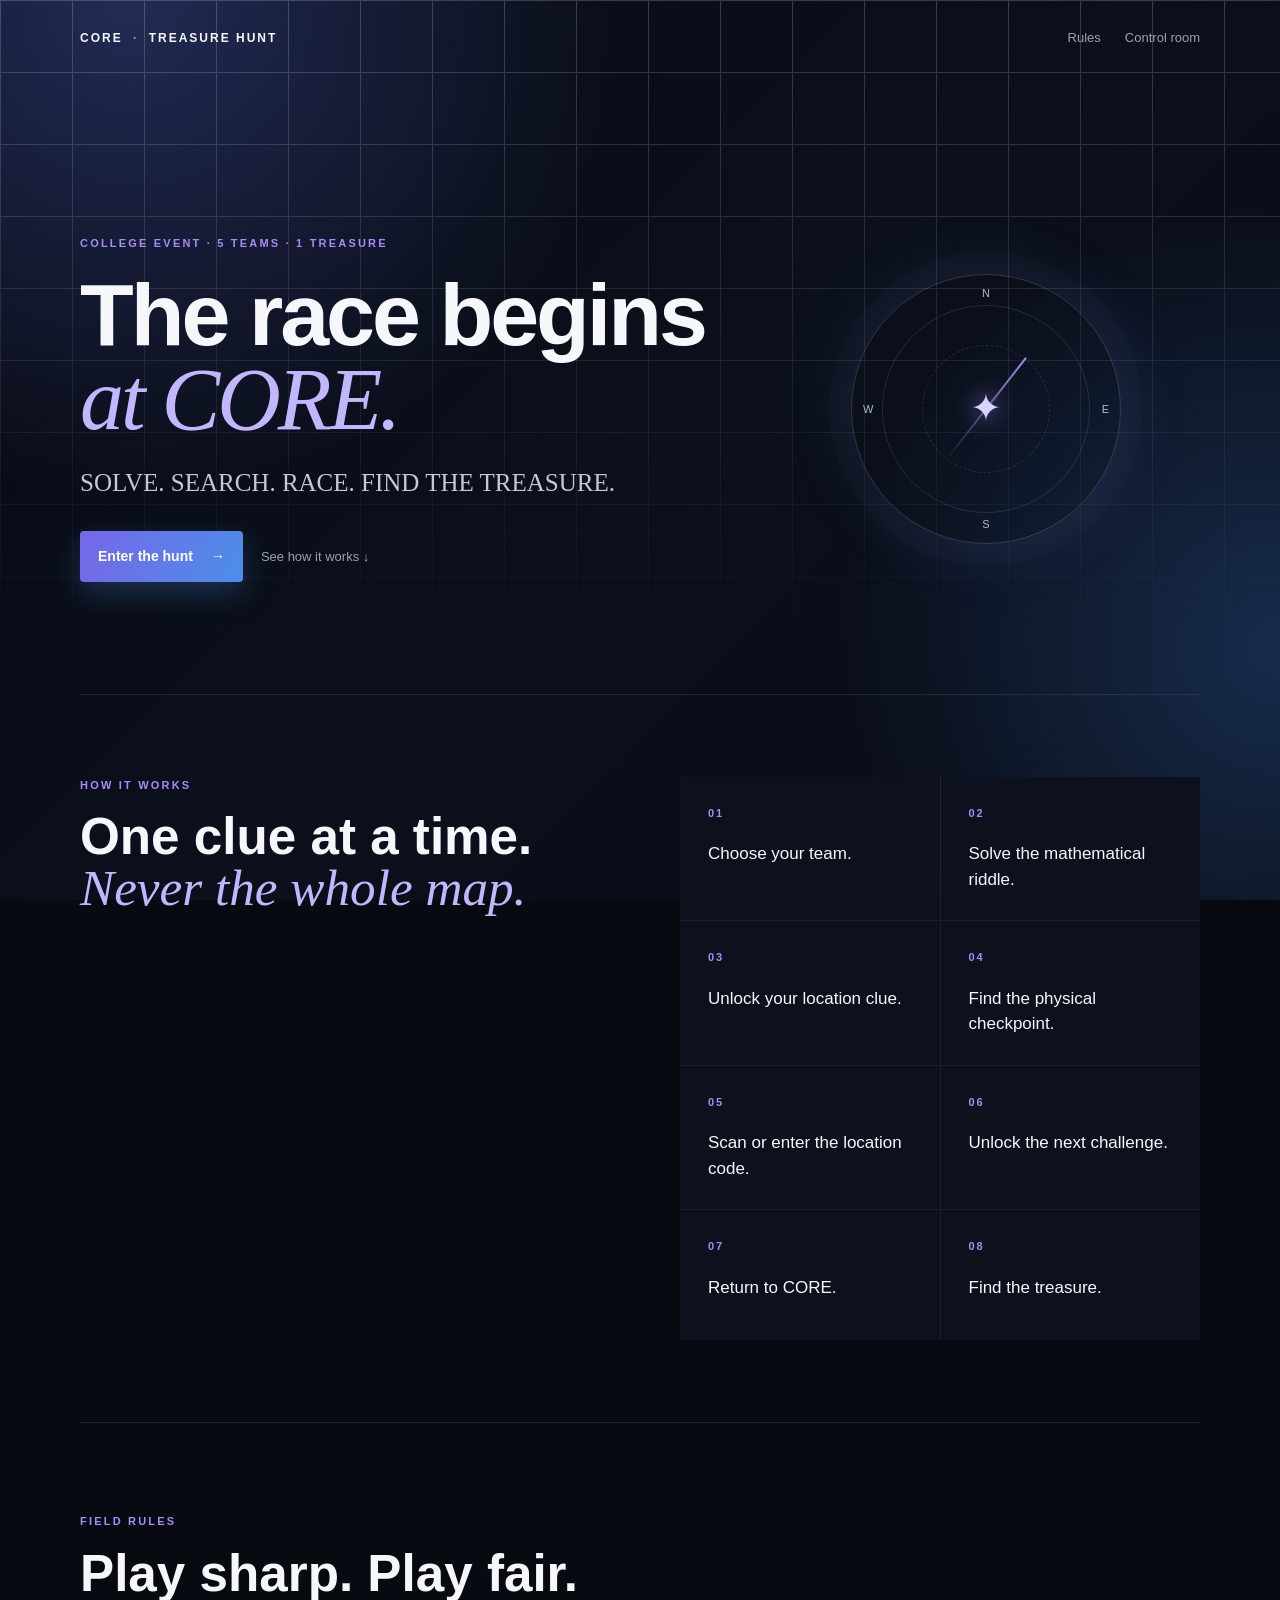
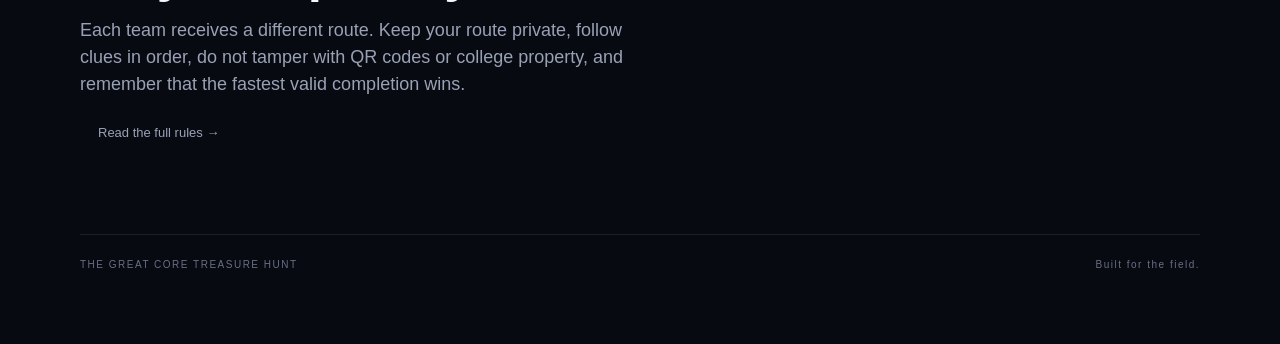
<file: index.html>
<!doctype html>
<html lang="en">

<head>
  <meta charset="UTF-8">
  <meta name="viewport" content="width=device-width,initial-scale=1">
  <meta name="theme-color" content="#080a12">
  <title>The Great CORE Treasure Hunt</title>
  <link rel="manifest" href="/manifest.json">
  <link rel="stylesheet" href="/css/style.css">
</head>

<body>
  <div class="site-bg"></div>
  <main class="shell">
    <header class="app-header">
      <a class="wordmark" href="index.html">CORE <span>·</span> TREASURE HUNT</a>
      <nav><a href="rules.html">Rules</a><a href="admin.html">Control room</a></nav>
    </header>
    <section class="hero">
      <div class="hero-copy">
        <div class="kicker">COLLEGE EVENT · 5 TEAMS · 1 TREASURE</div>
        <h1>The race begins <em>at CORE.</em></h1>
        <p class="hero-lede">SOLVE. SEARCH. RACE. FIND THE TREASURE.</p><a class="primary button-link"
          href="login.html">Enter the hunt
          <span>→</span></a><a class="quiet-link" href="#how-it-works">See how it works ↓</a>
      </div>
      <div class="compass" aria-hidden="true">
        <div class="compass-ring"><span>N</span><span>E</span><span>S</span><span>W</span><i></i></div>
        <div class="compass-core">✦</div>
      </div>
    </section>
    <section class="how" id="how-it-works">
      <div>
        <div class="kicker">HOW IT WORKS</div>
        <h2>One clue at a time.<br><em>Never the whole map.</em></h2>
      </div>
      <div class="steps">
        <div><b>01</b><span>Choose your team.</span></div>
        <div><b>02</b><span>Solve the mathematical riddle.</span></div>
        <div><b>03</b><span>Unlock your location clue.</span></div>
        <div><b>04</b><span>Find the physical checkpoint.</span></div>
        <div><b>05</b><span>Scan or enter the location code.</span></div>
        <div><b>06</b><span>Unlock the next challenge.</span></div>
        <div><b>07</b><span>Return to CORE.</span></div>
        <div><b>08</b><span>Find the treasure.</span></div>
      </div>
    </section>
    <section class="rules">
      <div class="kicker">FIELD RULES</div>
      <h2>Play sharp. Play fair.</h2>
      <p>Each team receives a different route. Keep your route private, follow clues in order, do not tamper with QR codes or
        college property, and remember that the fastest valid completion wins.</p><a class="quiet-link"
        href="rules.html">Read the full rules →</a>
    </section>
    <footer><span>THE GREAT CORE TREASURE HUNT</span><span>Built for the field.</span></footer>
  </main>
  <script>
    if ('serviceWorker' in navigator) navigator.serviceWorker.register('service-worker.js');
  </script>
</body>

</html>
</file>
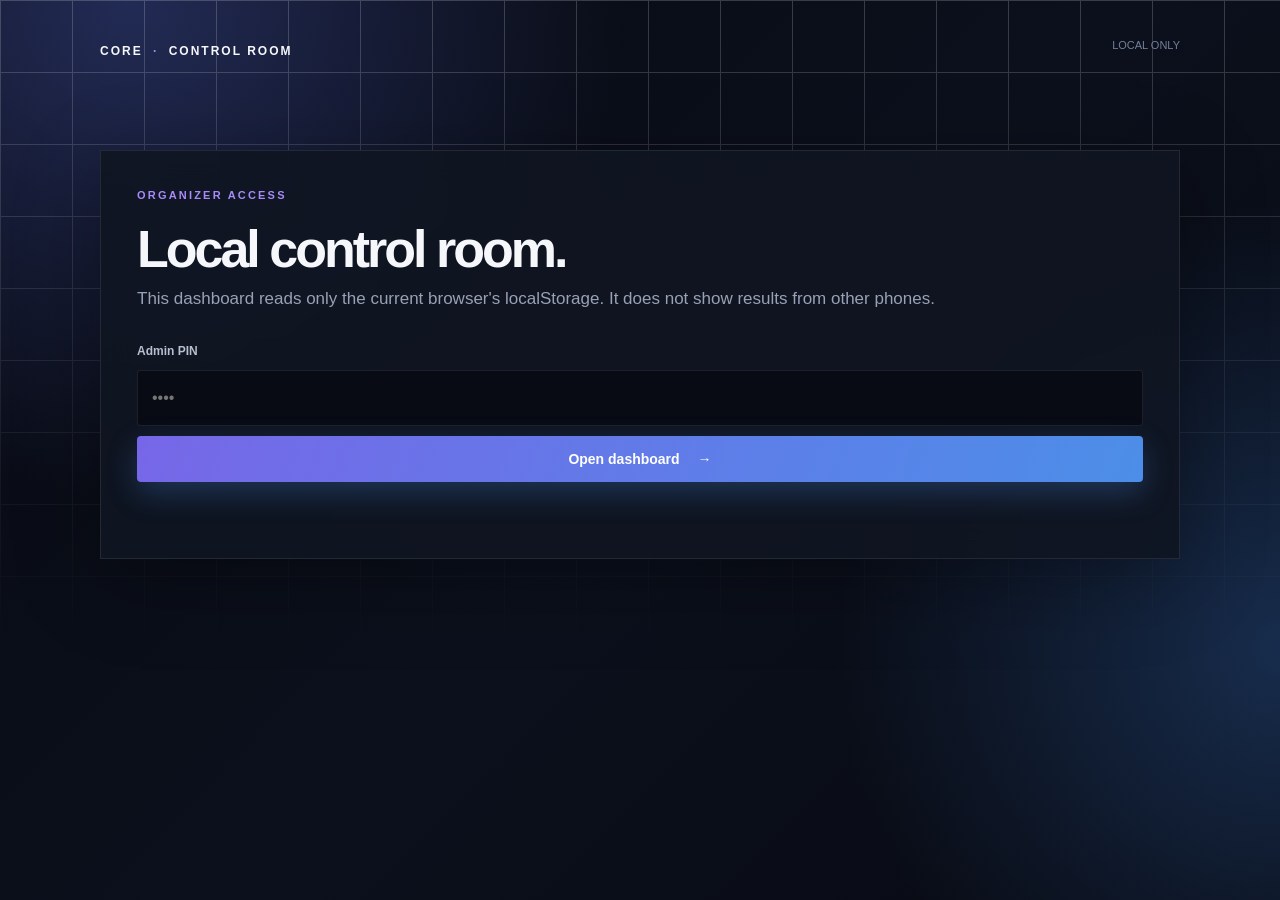
<file: admin.html>
<!doctype html><html lang="en"><head><meta charset="UTF-8"><meta name="viewport" content="width=device-width,initial-scale=1"><title>Local control room | CORE</title><link rel="stylesheet" href="/css/style.css"></head><body><div class="site-bg"></div><main class="shell wide"><header class="app-header"><a class="wordmark" href="index.html">CORE <span>·</span> CONTROL ROOM</a><span class="connection">LOCAL ONLY</span></header><section class="panel admin-login" id="adminLogin"><div class="kicker">ORGANIZER ACCESS</div><h1>Local control room.</h1><p class="lede">This dashboard reads only the current browser's localStorage. It does not show results from other phones.</p><form class="stack" id="adminForm"><label for="adminPin">Admin PIN</label><input id="adminPin" type="password" inputmode="numeric" placeholder="••••" required><button class="primary">Open dashboard <span>→</span></button><p class="feedback error-text" id="adminError"></p></form></section><section id="adminDashboard" class="is-hidden"><div class="admin-toolbar"><div><div class="kicker">LOCAL DEVICE DATA ONLY</div><h1>Teams on this device</h1></div><button class="secondary" id="resetAll">Reset all local data</button></div><section id="adminTeams" class="admin-list"></section><section class="panel"><div class="kicker">PRINTABLE CHECKPOINTS</div><div class="admin-toolbar"><h2>QR checkpoint cards</h2><button class="secondary" id="printQr">Print cards</button></div><p class="muted">Cards contain local checkpoint links and backup codes. The game never depends on an online QR service.</p><div class="qr-grid" id="qrGrid"></div></section></section></main><script type="module" src="/js/admin.js"></script></body></html>
</file>
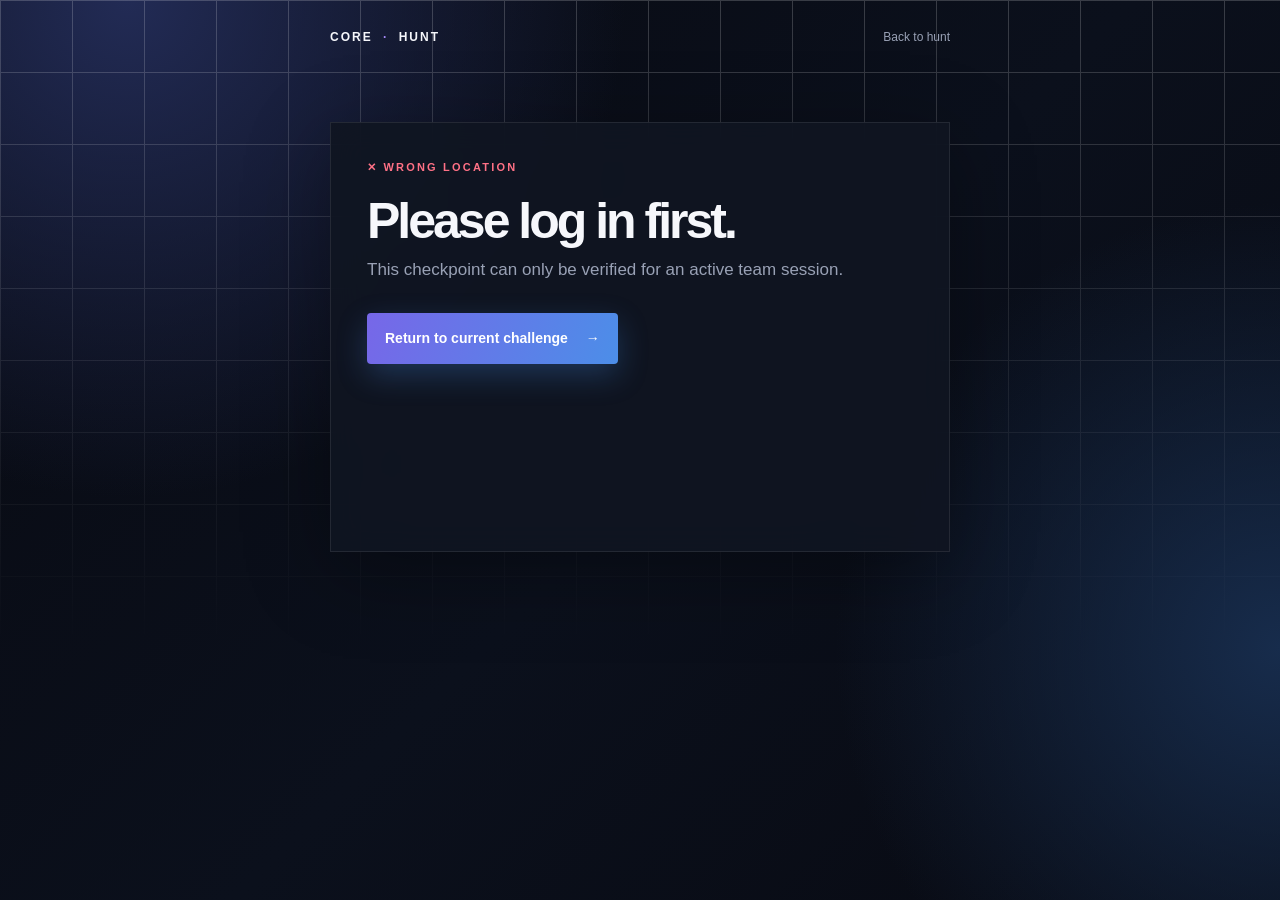
<file: checkpoint.html>
<!doctype html><html lang="en"><head><meta charset="UTF-8"><meta name="viewport" content="width=device-width,initial-scale=1"><meta name="theme-color" content="#080a12"><title>Checkpoint verification | CORE</title><link rel="stylesheet" href="/css/style.css"></head><body><div class="site-bg"></div><main class="shell narrow"><header class="app-header"><a class="wordmark" href="index.html">CORE <span>·</span> HUNT</a><a class="text-button" href="game.html">Back to hunt</a></header><section class="panel challenge-panel" id="checkpointCard"><div class="kicker">CHECKPOINT</div><h1>Checking your destination…</h1><p class="lede">Please wait while we compare this checkpoint with your current clue.</p></section></main><script type="module" src="/js/checkpoint.js"></script></body></html>
</file>
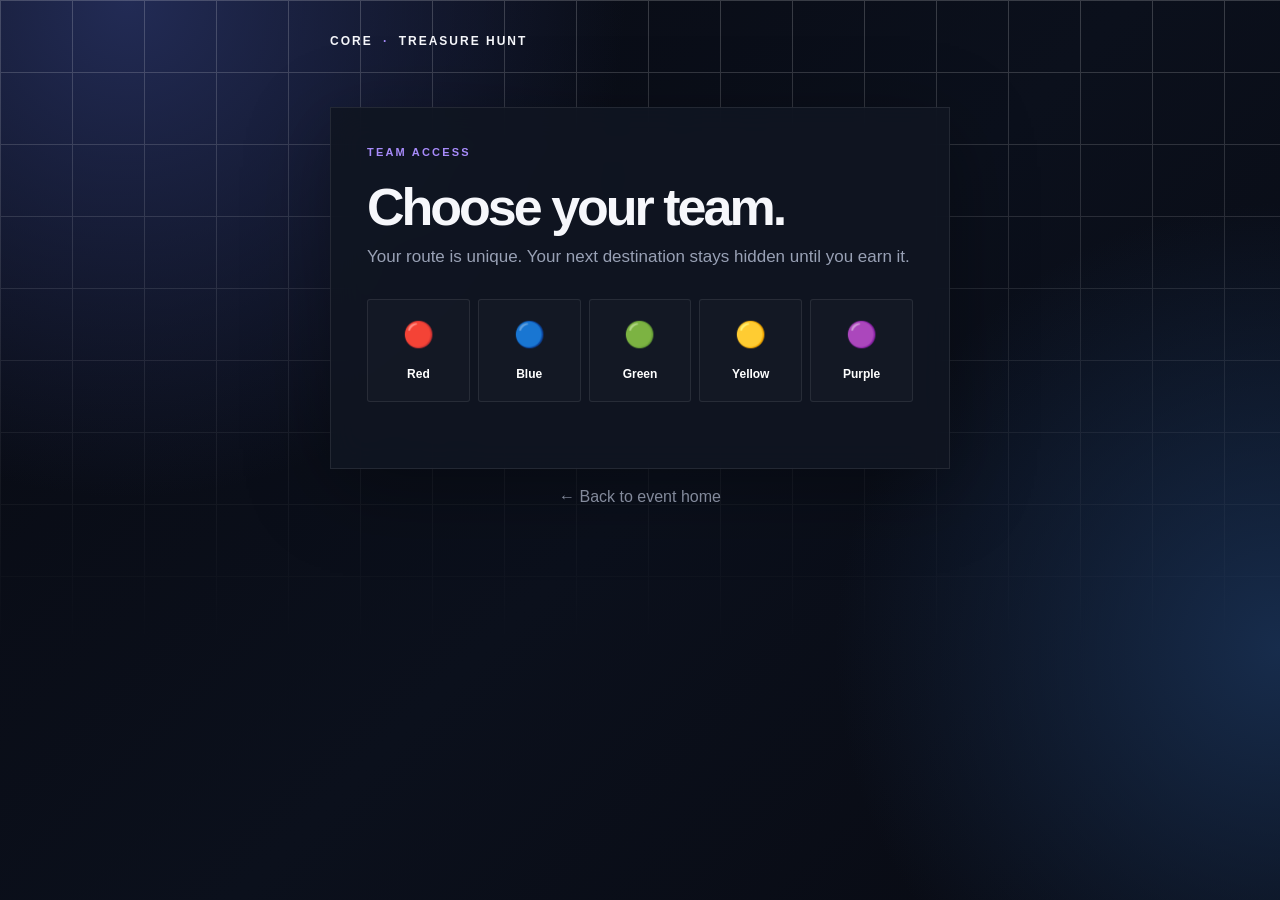
<file: game.html>
<!doctype html><html lang="en"><head><meta charset="UTF-8"><meta name="viewport" content="width=device-width,initial-scale=1"><meta name="theme-color" content="#080a12"><title>Current challenge | CORE</title><link rel="stylesheet" href="/css/style.css"></head><body><div class="site-bg"></div><main class="shell narrow"><header class="app-header"><a class="wordmark" href="index.html">CORE <span>·</span> HUNT</a><button class="text-button" id="logout">Exit</button></header><section class="game-meta"><div><strong id="teamName">Loading…</strong><div class="progress-label" id="progress">Checkpoint 0 / 5</div></div><div class="timer"><span>⏱</span> <b id="timer">00:00</b></div></section><div class="progress-track"><i id="progressFill"></i></div><p class="connection"><span class="live-dot"></span><span id="connectionStatus">Connecting</span></p><section class="panel challenge-panel" id="challengeCard"></section><p class="toast" id="toast"></p></main><script type="module" src="/js/game.js"></script></body></html>
</file>
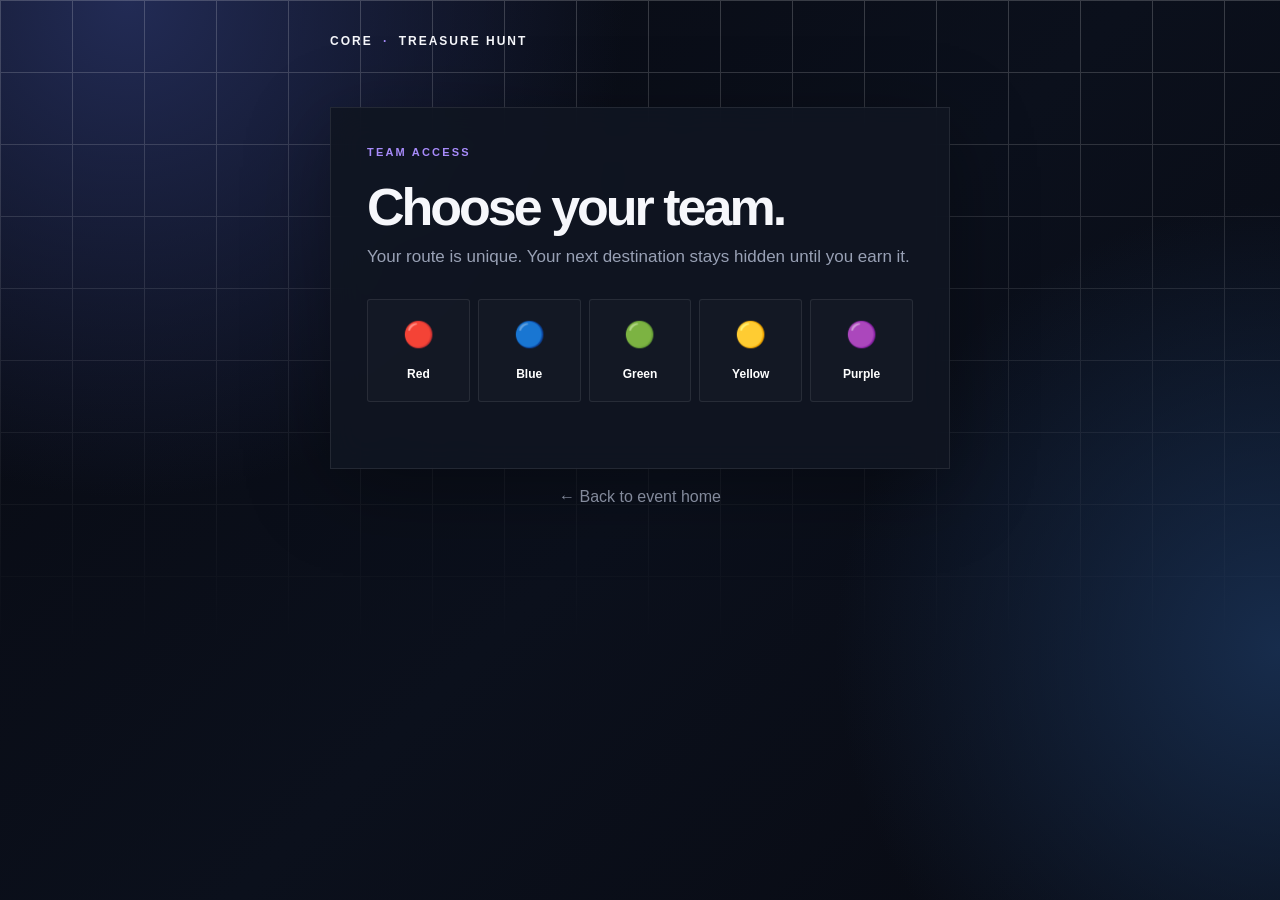
<file: login.html>
<!doctype html><html lang="en"><head><meta charset="UTF-8"><meta name="viewport" content="width=device-width,initial-scale=1"><meta name="theme-color" content="#080a12"><title>Enter the hunt | CORE</title><link rel="manifest" href="/manifest.json"><link rel="stylesheet" href="/css/style.css"></head><body><div class="site-bg"></div><main class="shell narrow"><a class="wordmark" href="index.html">CORE <span>·</span> TREASURE HUNT</a><section class="panel login-panel"><div class="kicker">TEAM ACCESS</div><h1>Choose your team.</h1><p class="lede">Your route is unique. Your next destination stays hidden until you earn it.</p><div class="team-grid" id="teamGrid"></div><form id="loginForm" class="stack is-hidden"><div class="selected-team" id="selectedTeam">Choose a team</div><label for="pin">Team PIN</label><input id="pin" inputmode="numeric" maxlength="4" placeholder="••••" required><button class="primary">Enter hunt <span>→</span></button><p class="feedback error-text" id="loginError"></p></form></section><p class="center muted"><a href="index.html">← Back to event home</a></p></main><script type="module" src="/js/login.js"></script></body></html>
</file>
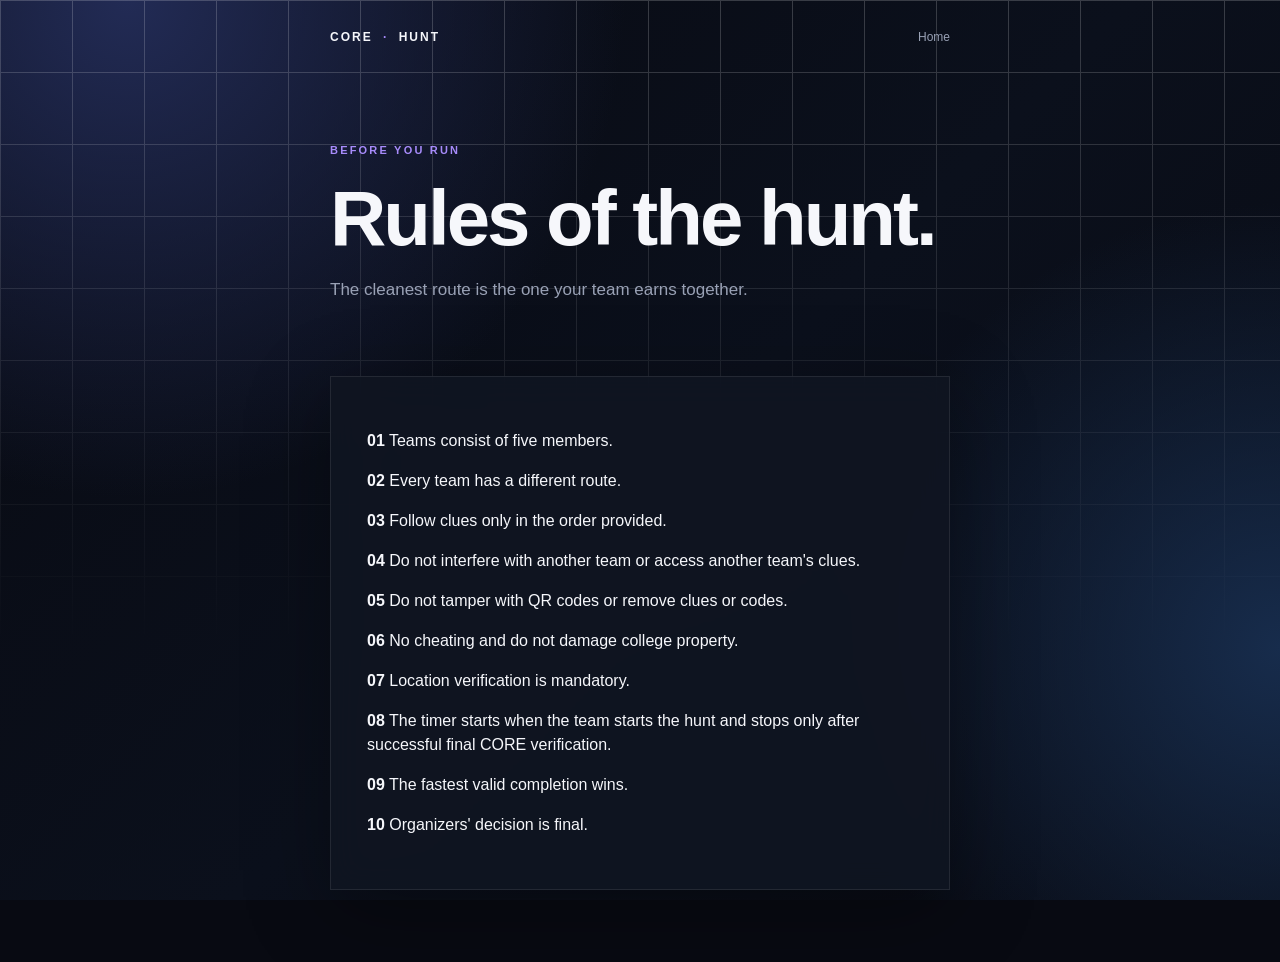
<file: rules.html>
<!doctype html><html lang="en"><head><meta charset="UTF-8"><meta name="viewport" content="width=device-width,initial-scale=1"><title>Rules | CORE Treasure Hunt</title><link rel="stylesheet" href="/css/style.css"></head><body><div class="site-bg"></div><main class="shell narrow"><header class="app-header"><a class="wordmark" href="index.html">CORE <span>·</span> HUNT</a><a class="text-button" href="index.html">Home</a></header><section class="page-heading"><div class="kicker">BEFORE YOU RUN</div><h1>Rules of the hunt.</h1><p class="lede">The cleanest route is the one your team earns together.</p></section><section class="panel rules-list"><p><b>01</b> Teams consist of five members.</p><p><b>02</b> Every team has a different route.</p><p><b>03</b> Follow clues only in the order provided.</p><p><b>04</b> Do not interfere with another team or access another team's clues.</p><p><b>05</b> Do not tamper with QR codes or remove clues or codes.</p><p><b>06</b> No cheating and do not damage college property.</p><p><b>07</b> Location verification is mandatory.</p><p><b>08</b> The timer starts when the team starts the hunt and stops only after successful final CORE verification.</p><p><b>09</b> The fastest valid completion wins.</p><p><b>10</b> Organizers' decision is final.</p></section></main></body></html>
</file>
<file: css/style.css>
:root{--ink:#080a12;--panel:#101522e8;--line:#ffffff16;--text:#f6f7fb;--muted:#99a1b5;--violet:#a78bfa;--blue:#72b7ff;--green:#62e0a6;--danger:#ff7186;--serif:Georgia,'Times New Roman',serif;--sans:'Trebuchet MS','Segoe UI',sans-serif}*{box-sizing:border-box}html{scroll-behavior:smooth}body{margin:0;background:var(--ink);color:var(--text);font-family:var(--sans);line-height:1.5}a{color:inherit;text-decoration:none}.site-bg{position:fixed;inset:0;z-index:-1;overflow:hidden;background:radial-gradient(circle at 10% 0%,#222b55 0,transparent 34%),radial-gradient(circle at 100% 72%,#172c4c 0,transparent 31%),linear-gradient(135deg,#080a12,#0b101c 52%,#080a12)}.site-bg:after{content:'';position:absolute;inset:0;opacity:.19;background-image:linear-gradient(#fff 1px,transparent 1px),linear-gradient(90deg,#fff 1px,transparent 1px);background-size:72px 72px;mask-image:linear-gradient(to bottom,black,transparent 72%)}.shell{width:min(1120px,calc(100% - 40px));margin:auto;padding:28px 0 72px}.shell.narrow{width:min(620px,calc(100% - 32px))}.shell.medium{width:min(780px,calc(100% - 32px))}.shell.wide{width:min(1080px,calc(100% - 32px))}.app-header{display:flex;align-items:center;justify-content:space-between;gap:18px;margin-bottom:76px}.wordmark{font-size:12px;font-weight:800;letter-spacing:2px}.wordmark span{color:var(--violet);padding:0 5px}nav{display:flex;gap:24px;color:var(--muted);font-size:13px}nav a:hover,.quiet-link:hover,.text-button:hover{color:#fff}.hero{display:grid;grid-template-columns:1.2fr .8fr;gap:50px;align-items:center;min-height:570px}.kicker{color:var(--violet);font-size:11px;font-weight:800;letter-spacing:2.2px;text-transform:uppercase}.hero h1,.page-heading h1,.panel h1{font-size:clamp(48px,7vw,88px);line-height:.95;letter-spacing:-3px;margin:22px 0}.hero h1 em,.page-heading h1 em,.panel h1 em,h2 em{font-family:var(--serif);font-weight:400;color:#c2b6ff}.hero-lede{font-family:var(--serif);font-size:25px;color:#c4c9d9;margin:0 0 30px}.primary,.secondary{display:inline-flex;align-items:center;justify-content:center;gap:18px;border:0;border-radius:4px;padding:15px 18px;color:#fff;font-family:inherit;font-weight:800;font-size:14px;cursor:pointer;transition:transform .2s,box-shadow .2s}.primary{background:linear-gradient(110deg,#7767e8,#4c8ee8);box-shadow:0 11px 30px #4c8ee844}.primary:hover{transform:translateY(-2px);box-shadow:0 16px 36px #4c8ee866}.secondary{background:#ffffff0d;border:1px solid var(--line)}.button-link{width:max-content}.quiet-link{display:inline-block;margin-left:18px;color:var(--muted);font-size:13px}.compass{display:grid;place-items:center;height:330px}.compass-ring{position:relative;width:270px;height:270px;border:1px solid #ffffff2a;border-radius:50%;box-shadow:0 0 0 22px #ffffff03,0 0 70px #7986ff24;animation:drift 7s ease-in-out infinite}.compass-ring:before,.compass-ring:after{content:'';position:absolute;inset:30px;border:1px solid #ffffff1c;border-radius:50%}.compass-ring:after{inset:70px;border-style:dashed}.compass-ring span{position:absolute;font-size:11px;color:#aeb9d2}.compass-ring span:nth-child(1){top:10px;left:50%;transform:translateX(-50%)}.compass-ring span:nth-child(2){right:11px;top:50%;transform:translateY(-50%)}.compass-ring span:nth-child(3){bottom:10px;left:50%;transform:translateX(-50%)}.compass-ring span:nth-child(4){left:11px;top:50%;transform:translateY(-50%)}.compass-ring i{position:absolute;left:50%;top:50%;width:2px;height:130px;background:linear-gradient(var(--violet),transparent);transform:translate(-50%,-50%) rotate(38deg);transform-origin:center}.compass-core{position:absolute;font-size:38px;color:#d9d3ff;text-shadow:0 0 24px var(--violet);animation:pulse 2.4s ease-in-out infinite}.how{border-top:1px solid var(--line);border-bottom:1px solid var(--line);padding:82px 0;display:grid;grid-template-columns:1fr 1fr;gap:80px}.how h2,.rules h2{font-size:clamp(32px,4vw,54px);line-height:1;margin:18px 0}.steps{display:grid;grid-template-columns:1fr 1fr;gap:1px;background:var(--line)}.steps div{background:#0c111d;padding:28px;min-height:130px}.steps b{display:block;color:var(--violet);font-size:11px;letter-spacing:2px;margin-bottom:20px}.steps span{font-size:17px}.rules{padding:90px 0;max-width:570px}.rules p{color:var(--muted);font-size:18px;margin-bottom:22px}footer{display:flex;justify-content:space-between;border-top:1px solid var(--line);padding-top:22px;color:#687085;font-size:10px;letter-spacing:1.5px}.panel{background:var(--panel);border:1px solid var(--line);padding:36px;box-shadow:0 20px 80px #0005;backdrop-filter:blur(16px)}.login-panel{margin-top:55px}.panel h1{font-size:52px;margin-bottom:12px}.lede{color:var(--muted);font-size:17px;margin:0 0 30px}.team-grid{display:grid;grid-template-columns:repeat(5,1fr);gap:8px;margin:30px 0}.team-tile{background:#ffffff05;border:1px solid var(--line);color:#fff;padding:16px 8px;cursor:pointer;border-radius:3px;font:inherit}.team-tile span{display:block;font-size:25px;margin-bottom:7px}.team-tile strong{font-size:12px}.team-tile:hover,.team-tile.selected{border-color:var(--team-color);background:#ffffff10;box-shadow:0 0 20px color-mix(in srgb,var(--team-color),transparent 75%)}.stack{display:grid;gap:10px}.stack label,.inline-form label{color:#b7bfd0;font-size:12px;font-weight:800}.stack input,.inline-form input{width:100%;border:1px solid var(--line);background:#080b14;color:#fff;padding:15px 14px;border-radius:3px;font:inherit;outline:0}.stack input:focus,.inline-form input:focus{border-color:var(--violet);box-shadow:0 0 0 3px #a78bfa1f}.feedback{min-height:22px;color:var(--muted);font-size:13px;margin:4px 0}.error-text{color:var(--danger)}.success-text{color:var(--green)}.selected-team{padding:12px 0;color:#d9d6ff;font-weight:800}.center{text-align:center}.muted{color:var(--muted)}.text-button{border:0;background:none;color:var(--muted);font:inherit;font-size:12px;cursor:pointer}.page-heading{padding:20px 0 44px}.page-heading h1{font-size:clamp(48px,7vw,78px);max-width:700px}.game-meta{display:flex;align-items:center;justify-content:space-between;margin-bottom:15px}.game-meta strong{font-size:18px}.progress-label{color:var(--muted);font-size:12px;margin-top:4px}.timer{font-variant-numeric:tabular-nums;padding:11px 14px;background:#ffffff0a;border:1px solid var(--line);font-size:16px}.timer span{color:var(--violet)}.progress-track{height:3px;background:#ffffff10}.progress-track i{display:block;height:100%;background:linear-gradient(90deg,var(--violet),var(--blue));transition:width .4s}.connection{color:#738099;font-size:11px;text-align:right;margin:9px 0 20px}.live-dot{display:inline-block;width:6px;height:6px;border-radius:50%;background:var(--green);margin-right:5px}.challenge-panel{min-height:430px}.challenge-panel h1{font-size:50px}.riddle{font-family:var(--serif);font-size:clamp(31px,6vw,54px);margin:40px 0;color:#fff}.clue{white-space:pre-line;font-family:var(--serif);font-size:23px;line-height:1.55;color:#d5d9e7;border-left:2px solid var(--violet);padding:5px 0 5px 24px;margin:34px 0}.destination{display:flex;align-items:center;justify-content:space-between;border-top:1px solid var(--line);border-bottom:1px solid var(--line);padding:18px 0;margin:30px 0;color:var(--muted);font-size:12px}.destination strong{color:#fff;font-size:16px}.completion-mark{width:72px;height:72px;display:grid;place-items:center;border:1px solid var(--violet);border-radius:50%;color:var(--violet);font-size:32px;box-shadow:0 0 35px #a78bfa55;margin-bottom:25px}.finish-time{font-size:64px;font-family:var(--serif);color:#d3ccff;margin:24px 0 30px}.rank-row,.admin-row{display:flex;align-items:center;gap:18px;border-bottom:1px solid var(--line);padding:22px 0}.rank-row:last-child,.admin-row:last-child{border:0}.rank{width:35px;text-align:center;font-size:19px;color:#bbc3d5}.rank-team{display:grid;gap:4px;flex:1}.rank-team strong{font-size:17px}.rank-team span,.admin-row span,.admin-row small{color:var(--muted);font-size:12px}.rank-time{font-variant-numeric:tabular-nums;font-family:var(--serif);font-size:21px}.admin-toolbar{display:flex;align-items:end;justify-content:space-between;gap:20px;margin:20px 0}.admin-toolbar h1,.admin-toolbar h2{margin:8px 0;font-size:38px}.admin-list{background:var(--panel);border:1px solid var(--line);padding:0 24px}.admin-row>div:first-child{display:grid;gap:5px;flex:1}.admin-row small{font-size:11px}.admin-actions{display:flex;gap:7px}.mini{background:#ffffff0c;border:1px solid var(--line);color:#fff;padding:8px 10px;font:inherit;font-size:11px;cursor:pointer}.mini.danger{color:var(--danger)}.settings{margin:28px 0}.inline-form{display:flex;align-items:end;gap:10px}.inline-form label{display:grid;gap:7px;flex:1}.inline-form button{height:48px}.qr-grid{display:grid;grid-template-columns:repeat(3,1fr);gap:12px}.qr-card{background:#fff;color:#101522;text-align:center;padding:16px}.qr-card img{display:block;width:100%;max-width:170px;margin:10px auto}.qr-card h3{font-size:14px;margin:0}.qr-card code{font-weight:800}.toast{min-height:24px;text-align:center;font-size:13px}.is-hidden{display:none!important}@keyframes drift{50%{transform:rotate(7deg)}}@keyframes pulse{50%{transform:scale(1.15);opacity:.7}}@media(max-width:700px){.shell{width:calc(100% - 28px);padding-top:20px}.app-header{margin-bottom:45px}nav{gap:10px}nav a{font-size:11px}.hero{grid-template-columns:1fr;min-height:auto;padding:50px 0 90px}.hero h1{font-size:58px}.compass{height:240px}.compass-ring{width:210px;height:210px}.how{grid-template-columns:1fr;gap:30px;padding:58px 0}.steps{grid-template-columns:1fr 1fr}.steps div{padding:19px;min-height:110px}.steps span{font-size:14px}.rules{padding:58px 0}.panel{padding:25px 20px}.team-grid{grid-template-columns:repeat(3,1fr)}.team-tile:nth-child(4),.team-tile:nth-child(5){grid-column:span 1}.panel h1,.challenge-panel h1{font-size:40px}.clue{font-size:20px}.admin-toolbar{align-items:flex-start;flex-direction:column}.admin-row{align-items:flex-start;flex-direction:column}.admin-actions{width:100%}.admin-actions button{flex:1}.qr-grid{grid-template-columns:repeat(2,1fr)}.inline-form{align-items:stretch;flex-direction:column}.inline-form button{width:100%}.quiet-link{display:block;margin:20px 0 0}.finish-time{font-size:52px}}@media print{body{background:#fff;color:#000}.site-bg,.app-header,.admin-toolbar,.settings,.admin-login{display:none!important}.shell{width:100%;padding:0}.qr-grid{grid-template-columns:repeat(2,1fr)}.qr-card{break-inside:avoid;border:1px solid #ddd;margin:8px}.print-ready{display:block}}
</file>
